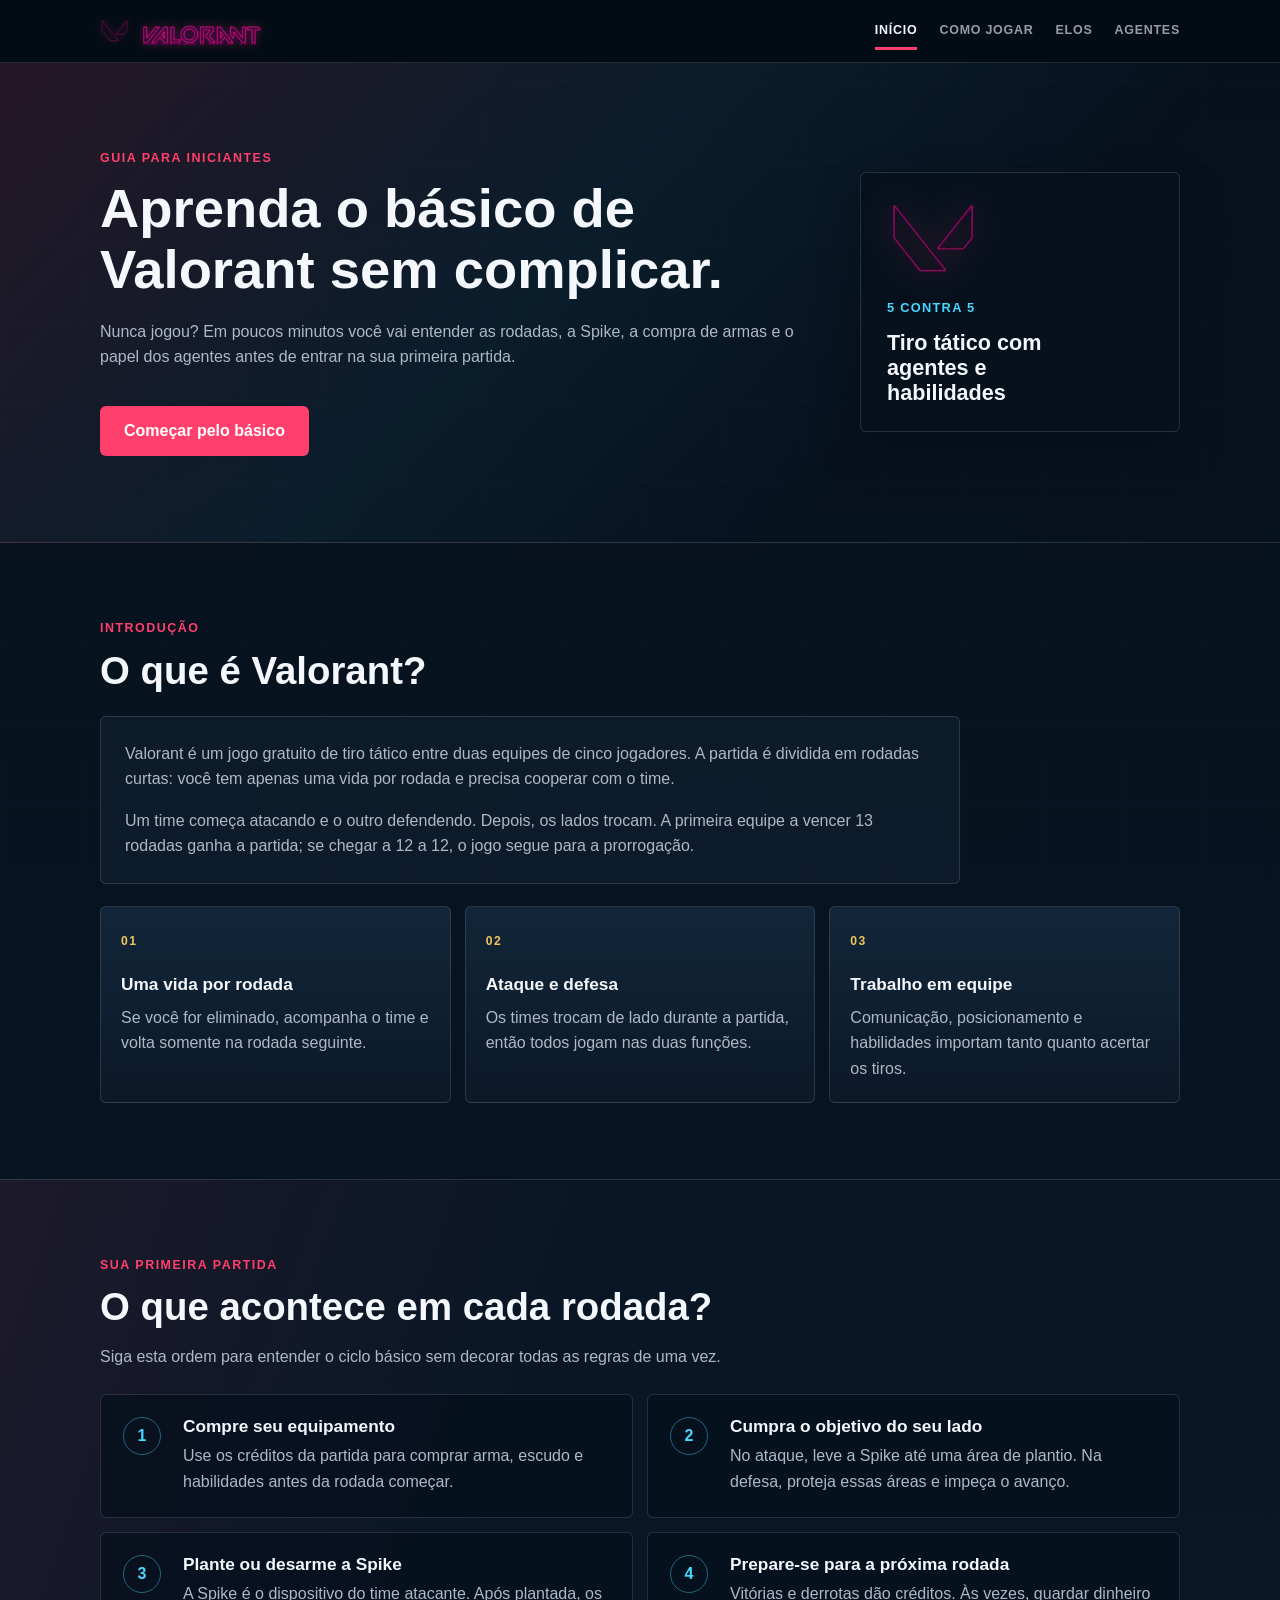
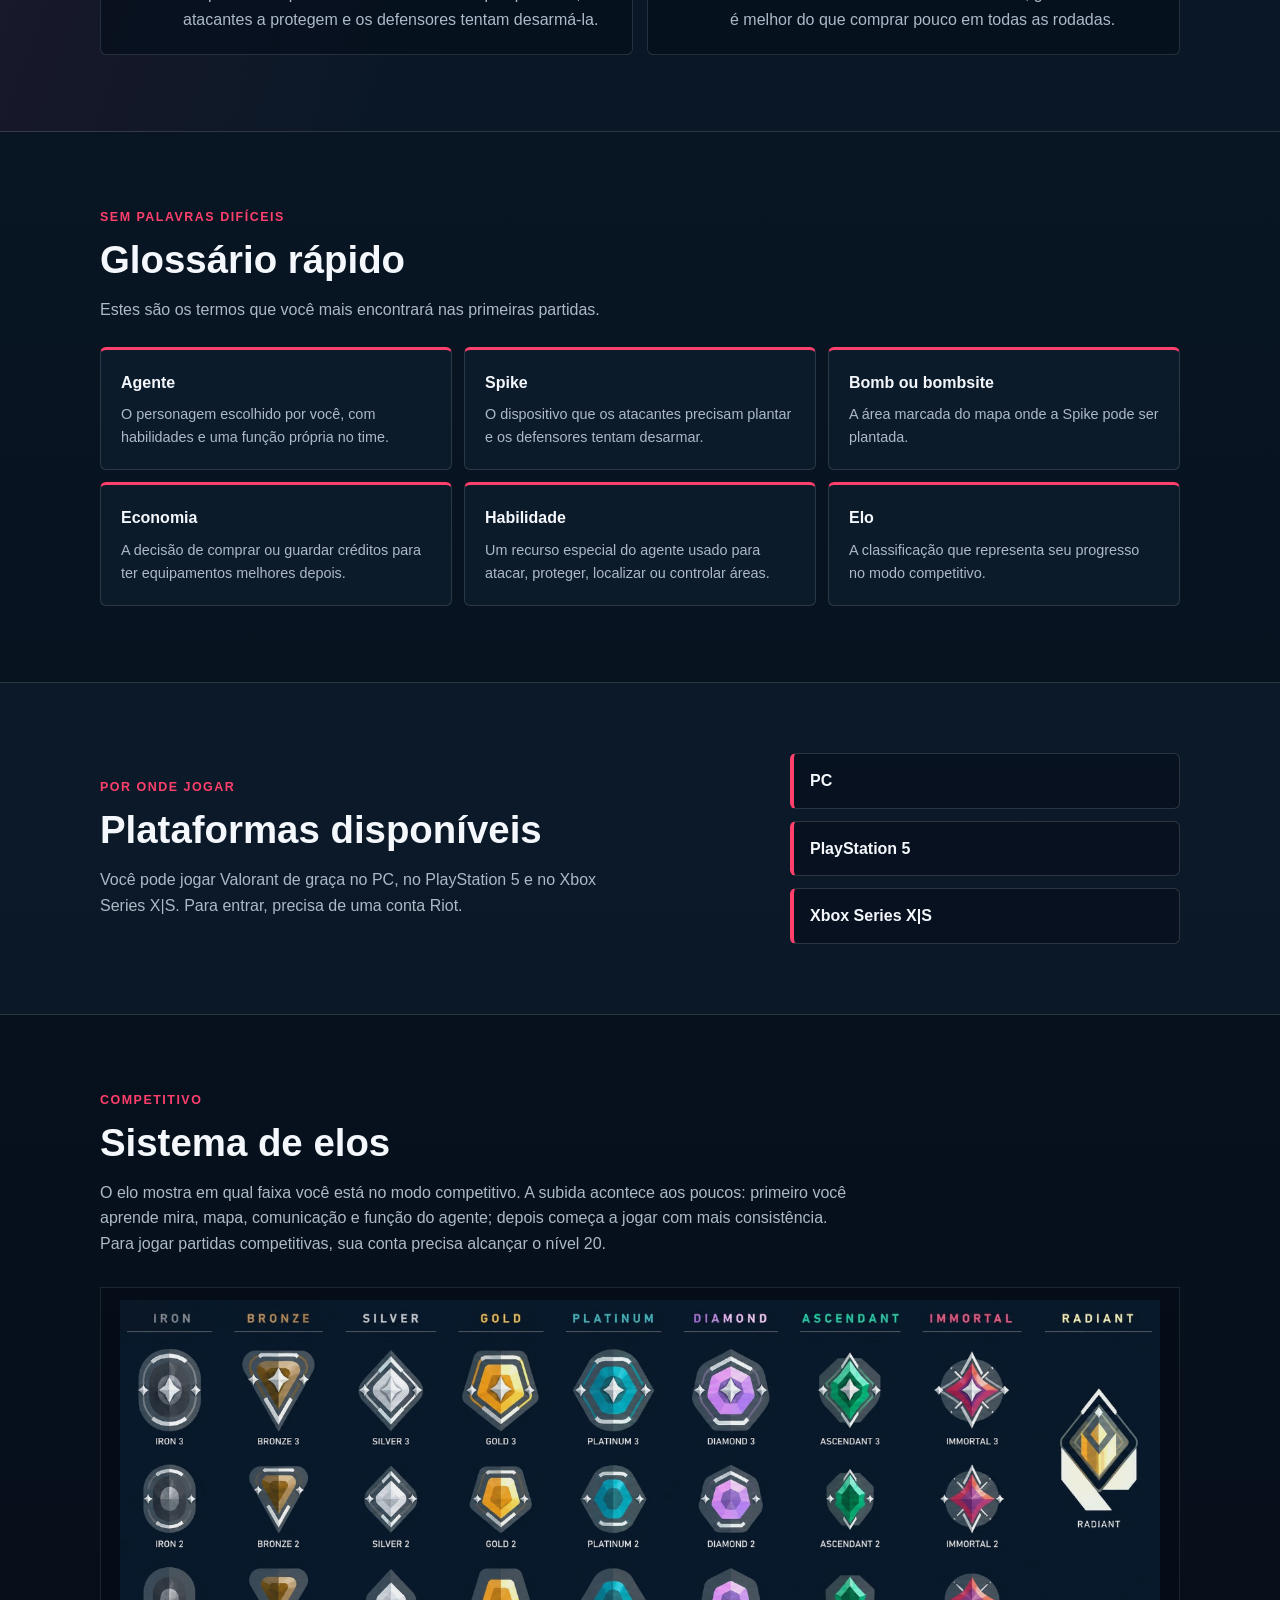
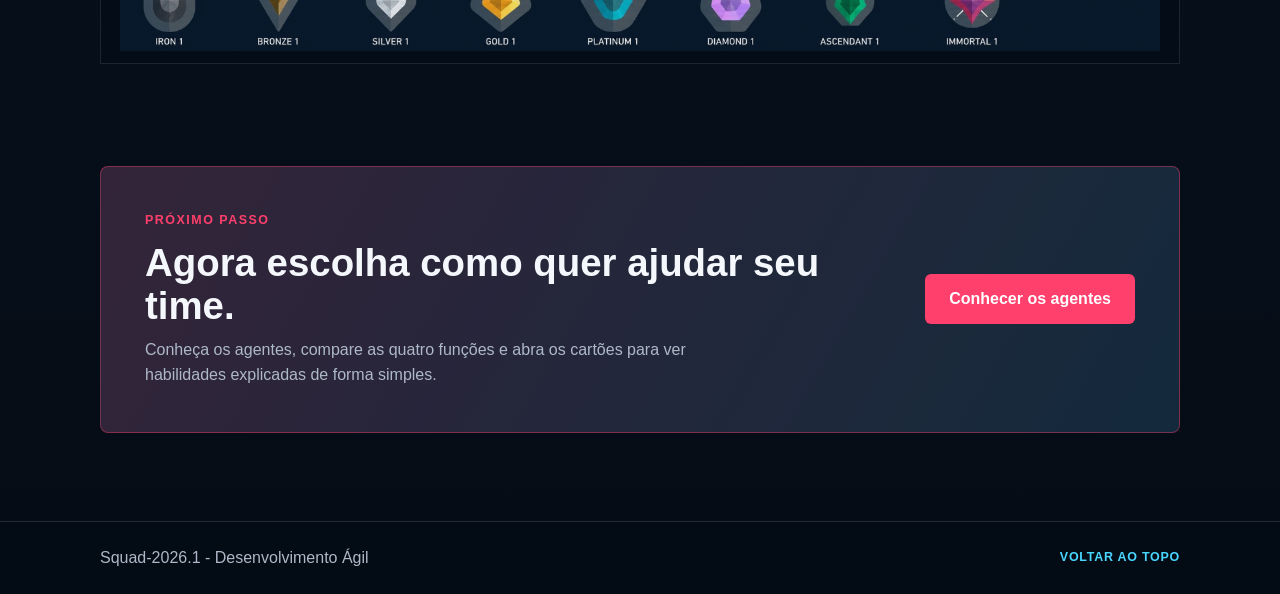
<file: index.html>
<!DOCTYPE html>
<html lang="pt-BR">

<head>
    <meta charset="UTF-8">
    <meta name="viewport" content="width=device-width, initial-scale=1.0">
    <title>Valorant | Início</title>
    <link rel="stylesheet" href="style.css?v=20260615-2">
</head>

<body>
    <!-- Cabeçalho -->
    <header class="site-header">
        <div class="container header-row">
            <a class="brand-logo" href="#inicio" aria-label="Valorant - início">
                <img class="brand-mark" src="assets/valorant-mark-transparent.png" alt="">
                <img class="brand-wordmark" src="assets/valorant-logo-transparent.png" alt="Valorant">
            </a>

            <nav class="nav-links" aria-label="Navegação principal">
                <a class="active" href="#inicio">Início</a>
                <a href="#primeira-partida">Como jogar</a>
                <a href="#elos">Elos</a>
                <a href="agentes.html">Agentes</a>
            </nav>
        </div>
    </header>

    <main>
        <!-- Início -->
        <section class="hero-section" id="inicio">
            <div class="container hero-grid">
                <div class="hero-copy">
                    <p class="eyebrow">Guia para iniciantes</p>
                    <h1>Aprenda o básico de Valorant sem complicar.</h1>
                    <p>
                        Nunca jogou? Em poucos minutos você vai entender as rodadas,
                        a Spike, a compra de armas e o papel dos agentes antes de
                        entrar na sua primeira partida.
                    </p>
                    <a href="#primeira-partida" class="btn-agentes">
                        Começar pelo básico
                    </a>
                </div>

                <div class="hero-card" aria-label="Resumo rápido">
                    <img src="assets/valorant-mark-transparent.png" alt="">
                    <p>5 contra 5</p>
                    <strong>Tiro tático com agentes e habilidades</strong>
                </div>
            </div>
        </section>

        <!-- Introdução ao jogo -->
        <section class="container intro-section" aria-labelledby="intro-title">
            <div class="section-heading">
                <p class="eyebrow">Introdução</p>
                <h2 id="intro-title">O que é Valorant?</h2>
            </div>

            <div class="text-panel">
                <p>
                    Valorant é um jogo gratuito de tiro tático entre duas equipes de
                    cinco jogadores. A partida é dividida em rodadas curtas: você tem
                    apenas uma vida por rodada e precisa cooperar com o time.
                </p>
                <p>
                    Um time começa atacando e o outro defendendo. Depois, os lados
                    trocam. A primeira equipe a vencer 13 rodadas ganha a partida;
                    se chegar a 12 a 12, o jogo segue para a prorrogação.
                </p>
            </div>

            <div class="basics-grid" aria-label="Básicos de uma partida">
                <article>
                    <span>01</span>
                    <h3>Uma vida por rodada</h3>
                    <p>Se você for eliminado, acompanha o time e volta somente na rodada seguinte.</p>
                </article>

                <article>
                    <span>02</span>
                    <h3>Ataque e defesa</h3>
                    <p>Os times trocam de lado durante a partida, então todos jogam nas duas funções.</p>
                </article>

                <article>
                    <span>03</span>
                    <h3>Trabalho em equipe</h3>
                    <p>Comunicação, posicionamento e habilidades importam tanto quanto acertar os tiros.</p>
                </article>
            </div>
        </section>

        <!-- Primeira partida -->
        <section class="learning-band" id="primeira-partida" aria-labelledby="match-title">
            <div class="container">
                <div class="section-heading">
                    <p class="eyebrow">Sua primeira partida</p>
                    <h2 id="match-title">O que acontece em cada rodada?</h2>
                    <p>Siga esta ordem para entender o ciclo básico sem decorar todas as regras de uma vez.</p>
                </div>

                <ol class="match-steps">
                    <li>
                        <span>1</span>
                        <div>
                            <h3>Compre seu equipamento</h3>
                            <p>Use os créditos da partida para comprar arma, escudo e habilidades antes da rodada começar.</p>
                        </div>
                    </li>
                    <li>
                        <span>2</span>
                        <div>
                            <h3>Cumpra o objetivo do seu lado</h3>
                            <p>No ataque, leve a Spike até uma área de plantio. Na defesa, proteja essas áreas e impeça o avanço.</p>
                        </div>
                    </li>
                    <li>
                        <span>3</span>
                        <div>
                            <h3>Plante ou desarme a Spike</h3>
                            <p>A Spike é o dispositivo do time atacante. Após plantada, os atacantes a protegem e os defensores tentam desarmá-la.</p>
                        </div>
                    </li>
                    <li>
                        <span>4</span>
                        <div>
                            <h3>Prepare-se para a próxima rodada</h3>
                            <p>Vitórias e derrotas dão créditos. Às vezes, guardar dinheiro é melhor do que comprar pouco em todas as rodadas.</p>
                        </div>
                    </li>
                </ol>
            </div>
        </section>

        <!-- Conceitos essenciais -->
        <section class="container glossary-section" aria-labelledby="glossary-title">
            <div class="section-heading">
                <p class="eyebrow">Sem palavras difíceis</p>
                <h2 id="glossary-title">Glossário rápido</h2>
                <p>Estes são os termos que você mais encontrará nas primeiras partidas.</p>
            </div>

            <dl class="glossary-grid">
                <div>
                    <dt>Agente</dt>
                    <dd>O personagem escolhido por você, com habilidades e uma função própria no time.</dd>
                </div>
                <div>
                    <dt>Spike</dt>
                    <dd>O dispositivo que os atacantes precisam plantar e os defensores tentam desarmar.</dd>
                </div>
                <div>
                    <dt>Bomb ou bombsite</dt>
                    <dd>A área marcada do mapa onde a Spike pode ser plantada.</dd>
                </div>
                <div>
                    <dt>Economia</dt>
                    <dd>A decisão de comprar ou guardar créditos para ter equipamentos melhores depois.</dd>
                </div>
                <div>
                    <dt>Habilidade</dt>
                    <dd>Um recurso especial do agente usado para atacar, proteger, localizar ou controlar áreas.</dd>
                </div>
                <div>
                    <dt>Elo</dt>
                    <dd>A classificação que representa seu progresso no modo competitivo.</dd>
                </div>
            </dl>
        </section>

        <!-- Plataformas -->
        <section class="platform-band" id="plataformas">
            <div class="container platform-grid">
                <div>
                    <p class="eyebrow">Por onde jogar</p>
                    <h2>Plataformas disponíveis</h2>
                    <p>
                        Você pode jogar Valorant de graça no PC, no PlayStation 5 e
                        no Xbox Series X|S. Para entrar, precisa de uma conta Riot.
                    </p>
                </div>

                <ul class="platform-list" aria-label="Lista de plataformas">
                    <li>PC</li>
                    <li>PlayStation 5</li>
                    <li>Xbox Series X|S</li>
                </ul>
            </div>
        </section>

        <!-- Sistema de elos -->
        <section class="container ranks-section" id="elos">
            <div class="section-heading">
                <p class="eyebrow">Competitivo</p>
                <h2>Sistema de elos</h2>
                <p>
                    O elo mostra em qual faixa você está no modo competitivo. A subida
                    acontece aos poucos: primeiro você aprende mira, mapa, comunicação
                    e função do agente; depois começa a jogar com mais consistência.
                    Para jogar partidas competitivas, sua conta precisa alcançar o nível 20.
                </p>
            </div>

            <figure class="rank-showcase">
                <img src="assets/elos.jpeg"
                    alt="Ícones dos elos de Valorant, de Ferro até Radiante">
            </figure>

        </section>

        <!-- Próximo passo -->
        <section class="next-step">
            <div class="container next-step-card">
                <div>
                    <p class="eyebrow">Próximo passo</p>
                    <h2>Agora escolha como quer ajudar seu time.</h2>
                    <p>
                        Conheça os agentes, compare as quatro funções e abra os cartões
                        para ver habilidades explicadas de forma simples.
                    </p>
                </div>
                <a href="agentes.html" class="btn-agentes">Conhecer os agentes</a>
            </div>
        </section>
    </main>

    <footer class="site-footer">
        <div class="container footer-row">
            <p>Squad-2026.1 - Desenvolvimento Ágil</p>
            <a href="#inicio">Voltar ao topo</a>
        </div>
    </footer>
</body>

</html>
</file>
<file: style.css>
:root {
    /* Variáveis de cor usadas no site inteiro. */
    --bg: #07111d;
    --bg-soft: #0c1a2a;
    --panel: #101f30;
    --panel-light: #14283c;
    --text: #f4f7fb;
    --muted: #aeb9c7;
    --line: rgba(255, 255, 255, 0.13);
    --accent: #ff3f6c;
    --accent-dark: #c91f48;
    --cyan: #49d6ff;
    --gold: #f0c65a;
}

* {
    box-sizing: border-box;
}

html {
    scroll-behavior: smooth;
}

body {
    min-height: 100vh;
    margin: 0;
    background:
        linear-gradient(180deg, #07111d 0%, #081523 45%, #050c16 100%),
        #07111d;
    color: var(--text);
    font-family: Bahnschrift, "Trebuchet MS", "Segoe UI", sans-serif;
    line-height: 1.6;
}

body::before {
    /* Desenha as linhas finas do fundo. */
    position: fixed;
    inset: 0;
    z-index: -1;
    pointer-events: none;
    content: "";
    background-image:
        linear-gradient(rgba(255, 255, 255, 0.035) 1px, transparent 1px),
        linear-gradient(90deg, rgba(255, 255, 255, 0.025) 1px, transparent 1px);
    background-size: 80px 80px;
    opacity: 0.55;
}

img {
    display: block;
    max-width: 100%;
}

a {
    color: inherit;
}

.container {
    width: min(1080px, calc(100% - 32px));
    margin: 0 auto;
}

.site-header {
    /* Mantém o cabeçalho preso no topo ao rolar a página. */
    position: sticky;
    top: 0;
    z-index: 20;
    border-bottom: 1px solid var(--line);
    background: rgba(4, 12, 22, 0.94);
    backdrop-filter: blur(14px);
}

.header-row {
    display: flex;
    min-height: 62px;
    align-items: center;
    justify-content: space-between;
    gap: 22px;
}

.brand-logo {
    /* Junta o símbolo com o nome do Valorant. */
    display: inline-flex;
    align-items: center;
    gap: 7px;
    text-decoration: none;
    outline-offset: 8px;
}

.brand-mark {
    width: 29px;
    height: 29px;
    object-fit: contain;
    filter: drop-shadow(0 0 5px rgba(255, 63, 108, 0.32));
}

.brand-wordmark {
    width: 136px;
    height: auto;
    filter: brightness(1.32) saturate(1.14) drop-shadow(0 0 5px rgba(255, 63, 108, 0.24));
}

.nav-links {
    display: flex;
    align-items: stretch;
    gap: 22px;
}

.nav-links a {
    position: relative;
    display: inline-flex;
    min-height: 62px;
    align-items: center;
    color: rgba(244, 247, 251, 0.62);
    font-size: 0.78rem;
    font-weight: 800;
    letter-spacing: 0.06em;
    text-decoration: none;
    text-transform: uppercase;
}

.nav-links a::after {
    position: absolute;
    right: 0;
    bottom: 12px;
    left: 0;
    height: 3px;
    content: "";
    background: var(--accent);
    transform: scaleX(0);
    transform-origin: left;
    transition: transform 160ms ease;
}

.nav-links a:hover,
.nav-links a:focus-visible,
.nav-links a.active {
    color: var(--text);
}

.nav-links a:hover::after,
.nav-links a:focus-visible::after,
.nav-links a.active::after {
    transform: scaleX(1);
}

.hero-section {
    border-bottom: 1px solid var(--line);
    background: linear-gradient(135deg, rgba(255, 63, 108, 0.12), rgba(73, 214, 255, 0.06) 42%, transparent 72%);
}

.hero-grid {
    /* Divide a primeira seção em duas colunas. */
    display: grid;
    grid-template-columns: minmax(0, 1fr) minmax(230px, 320px);
    gap: clamp(24px, 5vw, 58px);
    align-items: center;
    padding: clamp(50px, 8vw, 86px) 0;
}

.eyebrow {
    margin: 0 0 10px;
    color: var(--accent);
    font-size: 0.78rem;
    font-weight: 900;
    letter-spacing: 0.12em;
    text-transform: uppercase;
}

h1,
h2,
h3,
p {
    margin-top: 0;
}

h1,
h2,
h3 {
    line-height: 1.12;
}

h1 {
    max-width: 760px;
    margin-bottom: 18px;
    font-size: clamp(2rem, 5vw, 3.4rem);
    font-weight: 900;
}

h2 {
    margin-bottom: 16px;
    font-size: clamp(1.55rem, 3.5vw, 2.4rem);
}

h3 {
    margin-bottom: 10px;
    font-size: 1.08rem;
}

p {
    color: var(--muted);
}

.hero-copy p:last-child {
    max-width: 62ch;
    margin-bottom: 0;
    font-size: 1.05rem;
}

.hero-card {
    display: grid;
    gap: 12px;
    padding: 26px;
    border: 1px solid var(--line);
    border-radius: 6px;
    background: rgba(7, 17, 29, 0.72);
    box-shadow: 0 20px 45px rgba(0, 0, 0, 0.26);
}

.hero-card img {
    width: 92px;
    filter: drop-shadow(0 0 18px rgba(255, 63, 108, 0.42));
}

.hero-card p {
    margin: 8px 0 0;
    color: var(--cyan);
    font-size: 0.8rem;
    font-weight: 900;
    letter-spacing: 0.1em;
    text-transform: uppercase;
}

.hero-card strong {
    max-width: 18ch;
    font-size: 1.35rem;
    line-height: 1.16;
}

.intro-section,
.ranks-section,
.glossary-section {
    padding: clamp(48px, 7vw, 76px) 0;
}

.section-heading {
    max-width: 760px;
    margin-bottom: 24px;
}

.section-heading p:last-child {
    margin-bottom: 0;
}

.text-panel {
    /* Deixa textos maiores dentro de uma caixa. */
    max-width: 860px;
    margin-bottom: 22px;
    padding: 24px;
    border: 1px solid var(--line);
    border-radius: 6px;
    background: rgba(16, 31, 48, 0.72);
}

.text-panel p:last-child {
    margin-bottom: 0;
}

.basics-grid {
    /* Organiza os três cards do básico. */
    display: grid;
    grid-template-columns: repeat(3, minmax(0, 1fr));
    gap: 14px;
}

.basics-grid article {
    min-height: 178px;
    padding: 20px;
    border: 1px solid var(--line);
    border-radius: 6px;
    background: linear-gradient(180deg, rgba(20, 40, 60, 0.9), rgba(12, 26, 42, 0.86));
}

.basics-grid span {
    display: inline-flex;
    margin-bottom: 24px;
    color: var(--gold);
    font-size: 0.76rem;
    font-weight: 900;
    letter-spacing: 0.12em;
}

.basics-grid p {
    margin-bottom: 0;
}

.learning-band {
    padding: clamp(48px, 7vw, 76px) 0;
    border-block: 1px solid var(--line);
    background:
        linear-gradient(110deg, rgba(255, 63, 108, 0.08), transparent 42%),
        rgba(12, 26, 42, 0.56);
}

.match-steps {
    display: grid;
    grid-template-columns: repeat(2, minmax(0, 1fr));
    gap: 14px;
    margin: 0;
    padding: 0;
    list-style: none;
}

.match-steps li {
    display: grid;
    grid-template-columns: 44px 1fr;
    gap: 16px;
    padding: 22px;
    border: 1px solid var(--line);
    border-radius: 6px;
    background: rgba(7, 17, 29, 0.76);
}

.match-steps span {
    display: grid;
    width: 38px;
    height: 38px;
    place-items: center;
    border: 1px solid rgba(73, 214, 255, 0.42);
    border-radius: 50%;
    color: var(--cyan);
    font-weight: 900;
}

.match-steps h3 {
    margin-bottom: 7px;
}

.match-steps p {
    margin-bottom: 0;
}

.glossary-grid {
    display: grid;
    grid-template-columns: repeat(3, minmax(0, 1fr));
    gap: 12px;
    margin: 0;
}

.glossary-grid div {
    padding: 20px;
    border: 1px solid var(--line);
    border-top: 3px solid var(--accent);
    border-radius: 6px;
    background: rgba(16, 31, 48, 0.68);
}

.glossary-grid dt {
    margin-bottom: 8px;
    color: var(--text);
    font-weight: 900;
}

.glossary-grid dd {
    margin: 0;
    color: var(--muted);
    font-size: 0.9rem;
}

.platform-band {
    border-block: 1px solid var(--line);
    background: rgba(16, 31, 48, 0.6);
}

.platform-grid {
    /* Coloca texto e lista de plataformas lado a lado. */
    display: grid;
    grid-template-columns: minmax(0, 1fr) minmax(260px, 390px);
    gap: clamp(24px, 5vw, 52px);
    align-items: center;
    padding: clamp(42px, 7vw, 70px) 0;
}

.platform-grid p:last-child {
    max-width: 60ch;
    margin-bottom: 0;
}

.platform-list {
    display: grid;
    gap: 12px;
    margin: 0;
    padding: 0;
    list-style: none;
}

.platform-list li {
    padding: 14px 16px;
    border: 1px solid rgba(255, 255, 255, 0.15);
    border-left: 4px solid var(--accent);
    border-radius: 6px;
    background: rgba(7, 17, 29, 0.75);
    color: var(--text);
    font-weight: 900;
}

.rank-showcase {
    /* Espaço da imagem dos elos. */
    margin: 30px 0 26px;
    padding: 12px;
    border: 1px solid rgba(255, 255, 255, 0.10);
    background: rgba(4, 12, 22, 0.52);
}

.rank-showcase img {
    width: min(100%, 1040px);
    margin: 0 auto;
    opacity: 0.93;
    mix-blend-mode: screen;
    filter: contrast(1.04) drop-shadow(0 18px 28px rgba(0, 0, 0, 0.28));
}

.next-step {
    padding: 0 0 clamp(52px, 8vw, 88px);
}

.next-step-card {
    display: grid;
    grid-template-columns: minmax(0, 1fr) auto;
    gap: 32px;
    align-items: center;
    padding: clamp(26px, 5vw, 44px);
    border: 1px solid rgba(255, 63, 108, 0.4);
    border-radius: 8px;
    background:
        linear-gradient(120deg, rgba(255, 63, 108, 0.15), rgba(73, 214, 255, 0.06)),
        var(--panel);
}

.next-step-card h2 {
    margin-bottom: 10px;
}

.next-step-card p:last-child {
    max-width: 62ch;
    margin-bottom: 0;
}

.next-step-card .btn-agentes {
    margin-top: 0;
    white-space: nowrap;
}

.site-footer {
    border-top: 1px solid var(--line);
    background: rgba(4, 12, 22, 0.9);
}

.footer-row {
    display: flex;
    min-height: 72px;
    align-items: center;
    justify-content: space-between;
    gap: 16px;
}

.site-footer p {
    margin: 0;
}

.site-footer a {
    color: var(--cyan);
    font-size: 0.78rem;
    font-weight: 900;
    letter-spacing: 0.06em;
    text-decoration: none;
    text-transform: uppercase;
}

.site-footer a:hover,
.site-footer a:focus-visible {
    color: var(--text);
}

@media (max-width: 860px) {

    /* Em telas menores, as colunas viram uma embaixo da outra. */
    .hero-grid,
    .platform-grid {
        grid-template-columns: 1fr;
    }

    .hero-card {
        grid-template-columns: 86px 1fr;
        align-items: center;
    }

    .hero-card p {
        margin-top: 0;
    }

    .basics-grid {
        grid-template-columns: 1fr;
    }

    .match-steps,
    .glossary-grid {
        grid-template-columns: 1fr 1fr;
    }

    .next-step-card {
        grid-template-columns: 1fr;
    }

    .next-step-card .btn-agentes {
        justify-self: start;
    }

}

@media (max-width: 640px) {

    /* Ajustes para telas bem pequenas. */
    .container {
        width: min(100% - 24px, 1080px);
    }

    .header-row {
        min-height: 58px;
        gap: 12px;
    }

    .brand-mark {
        width: 27px;
        height: 27px;
    }

    .brand-wordmark {
        width: 110px;
    }

    .nav-links {
        gap: 12px;
    }

    .nav-links a[href="#primeira-partida"],
    .nav-links a[href="#elos"] {
        display: none;
    }

    .nav-links a {
        min-height: 58px;
        font-size: 0.68rem;
        letter-spacing: 0.02em;
    }

    h1 {
        font-size: clamp(1.85rem, 9.5vw, 2.55rem);
    }

    .hero-grid {
        padding: 42px 0;
    }

    .hero-card {
        grid-template-columns: 1fr;
        padding: 20px;
    }

    .hero-card img {
        width: 64px;
    }

    .hero-card strong {
        max-width: none;
        font-size: 1.14rem;
    }

    .text-panel,
    .basics-grid article {
        padding: 18px;
    }

    .match-steps,
    .glossary-grid {
        grid-template-columns: 1fr;
    }

    .match-steps li {
        grid-template-columns: 36px 1fr;
        padding: 18px;
    }

    .match-steps span {
        width: 32px;
        height: 32px;
    }

    .footer-row {
        align-items: flex-start;
        flex-direction: column;
        padding: 18px 0;
    }
}

/* ── Página de Agentes ── */

.agents-hero {
    border-bottom: 1px solid var(--line);
    background: linear-gradient(135deg, rgba(73, 214, 255, 0.10), rgba(255, 63, 108, 0.07) 50%, transparent 72%);
    padding: clamp(48px, 7vw, 80px) 0;
}

.agents-hero h1 {
    margin-bottom: 12px;
}

.agents-hero p {
    max-width: 56ch;
    font-size: 1.05rem;
    margin-bottom: 0;
}

.role-filter {
    display: flex;
    gap: 10px;
    flex-wrap: wrap;
    margin-top: 28px;
}

.role-btn {
    display: inline-flex;
    align-items: center;
    gap: 8px;
    padding: 8px 18px;
    border: 1px solid var(--line);
    border-radius: 4px;
    background: rgba(16, 31, 48, 0.72);
    color: var(--muted);
    font-family: inherit;
    font-size: 0.78rem;
    font-weight: 900;
    letter-spacing: 0.08em;
    text-transform: uppercase;
    cursor: pointer;
    transition: border-color 140ms, color 140ms, background 140ms;
}

.role-btn:hover {
    border-color: rgba(255, 255, 255, 0.3);
    color: var(--text);
}

.role-btn.active {
    border-color: var(--accent);
    background: rgba(255, 63, 108, 0.14);
    color: var(--text);
}

.role-btn .role-dot {
    width: 8px;
    height: 8px;
    border-radius: 50%;
    flex-shrink: 0;
}

.agents-page {
    padding: clamp(48px, 7vw, 76px) 0;
    display: flex;
    flex-direction: column;
    gap: clamp(48px, 7vw, 72px);
}

.role-section {
    transition: opacity 240ms ease;
}

.role-section.hidden {
    display: none;
}

.role-header {
    display: flex;
    align-items: flex-end;
    justify-content: space-between;
    gap: 16px;
    margin-bottom: 22px;
    padding-bottom: 18px;
    border-bottom: 1px solid var(--line);
}

.role-title-group {
    display: flex;
    flex-direction: column;
    gap: 4px;
}

.role-label {
    display: inline-flex;
    align-items: center;
    gap: 8px;
    margin: 0 0 6px;
    color: var(--accent);
    font-size: 0.78rem;
    font-weight: 900;
    letter-spacing: 0.12em;
    text-transform: uppercase;
}

.role-label .role-dot {
    width: 8px;
    height: 8px;
    border-radius: 50%;
}

.role-header h2 {
    margin: 0;
}

.role-desc {
    max-width: 52ch;
    margin: 0;
    font-size: 0.9rem;
}

.scroll-hint {
    display: flex;
    align-items: center;
    gap: 8px;
    color: var(--muted);
    font-size: 0.72rem;
    font-weight: 900;
    letter-spacing: 0.08em;
    text-transform: uppercase;
    white-space: nowrap;
    flex-shrink: 0;
}

.scroll-hint svg {
    opacity: 0.5;
}

.agents-track-wrapper {
    position: relative;
}

.track-controls {
    position: absolute;
    z-index: 4;
    top: 82px;
    right: 8px;
    left: 8px;
    display: flex;
    justify-content: space-between;
    pointer-events: none;
}

.track-button {
    display: grid;
    width: 40px;
    height: 40px;
    padding: 0 0 3px;
    place-items: center;
    border: 1px solid rgba(255, 255, 255, 0.24);
    border-radius: 50%;
    background: rgba(8, 21, 35, 0.9);
    box-shadow: 0 8px 24px rgba(0, 0, 0, 0.38);
    color: var(--text);
    cursor: pointer;
    font: 700 1.65rem/1 Bahnschrift, "Trebuchet MS", sans-serif;
    pointer-events: auto;
    transition: background 160ms, border-color 160ms, transform 160ms;
}

.track-button:hover,
.track-button:focus-visible {
    border-color: var(--accent);
    background: var(--accent);
    transform: scale(1.06);
    outline: none;
}

.agents-track {
    display: flex;
    gap: 14px;
    overflow-x: auto;
    scroll-snap-type: x mandatory;
    -webkit-overflow-scrolling: touch;
    padding-bottom: 12px;
    cursor: grab;
    user-select: none;
}

.agents-track:active {
    cursor: grabbing;
}

.agents-track::-webkit-scrollbar {
    height: 4px;
}

.agents-track::-webkit-scrollbar-track {
    background: var(--panel);
    border-radius: 2px;
}

.agents-track::-webkit-scrollbar-thumb {
    background: rgba(255, 255, 255, 0.15);
    border-radius: 2px;
}

/* ── Card de agente ── */
.agent-card {
    flex: 0 0 178px;
    scroll-snap-align: start;
    border: 1px solid var(--line);
    border-radius: 6px;
    background: linear-gradient(180deg, rgba(20, 40, 60, 0.9), rgba(12, 26, 42, 0.86));
    cursor: pointer;
    transition: border-color 160ms, transform 160ms, box-shadow 160ms;
    overflow: hidden;
    position: relative;
}

.agent-card:hover {
    border-color: rgba(255, 255, 255, 0.28);
    transform: translateY(-4px);
    box-shadow: 0 18px 36px rgba(0, 0, 0, 0.36);
}

.agent-card:hover .agent-overlay-icon {
    opacity: 1;
}

.agent-photo {
    width: 100%;
    height: 200px;
    padding: 8px 8px 0;
    object-fit: contain;
    object-position: center bottom;
    display: block;
    background: rgba(12, 26, 42, 0.86);

    background-image:
        linear-gradient(135deg, rgba(255, 63, 108, 0.06) 0%, transparent 60%),
        linear-gradient(rgba(255, 255, 255, 0.035) 1px, transparent 1px),
        linear-gradient(90deg, rgba(255, 255, 255, 0.025) 1px, transparent 1px);
    background-size: 100% 100%, 20px 20px, 20px 20px;
    opacity: 0;
    transition: opacity 180ms ease;
}

.agent-photo.is-loaded {
    opacity: 1;
}

.agent-card[data-agent="astra"] .agent-photo {
    transform: scale(1.22);
    transform-origin: center bottom;
}

.agent-card[data-agent="raze"] .agent-photo {
    transform: scale(1.16);
    transform-origin: center bottom;
}

.agent-card[data-agent="tejo"] .agent-photo {
    transform: scale(1.12);
    transform-origin: center bottom;
}

.agent-card[data-agent="vyse"] .agent-photo {
    transform: scale(1.12);
    transform-origin: center bottom;
}

.agent-card[data-agent="waylay"] .agent-photo {
    transform: scale(1.55);
    transform-origin: center bottom;
}

.agent-card[data-agent="miks"] .agent-photo {
    transform: scale(1.34);
    transform-origin: center bottom;
}

.agent-card[data-agent="veto"] .agent-photo {
    transform: scale(1.38);
    transform-origin: center bottom;
}

.agent-photo-placeholder.image-unavailable::after {
    content: "Imagem indisponível";
}

.agent-photo-placeholder.image-unavailable svg {
    display: block;
}

.agent-photo-placeholder {
    width: 100%;
    height: 200px;
    display: flex;
    flex-direction: column;
    align-items: center;
    justify-content: center;
    gap: 8px;
    background: linear-gradient(180deg, rgba(20, 40, 60, 0.95), rgba(8, 21, 35, 0.95));
    color: rgba(255, 255, 255, 0.18);
    font-size: 0.7rem;
    font-weight: 900;
    letter-spacing: 0.1em;
    text-transform: uppercase;
}

.agent-photo-placeholder svg {
    opacity: 0.2;
}

.agent-overlay-icon {
    position: absolute;
    top: 10px;
    right: 10px;
    width: 28px;
    height: 28px;
    border-radius: 50%;
    background: rgba(255, 63, 108, 0.85);
    display: flex;
    align-items: center;
    justify-content: center;
    opacity: 0;
    transition: opacity 160ms;
}

.agent-info {
    padding: 14px 14px 16px;
}

.agent-name {
    margin: 0 0 4px;
    font-size: 1rem;
    font-weight: 900;
    color: var(--text);
    line-height: 1.1;
}

.agent-real-name {
    margin: 0;
    font-size: 0.74rem;
    color: var(--muted);
}

.modal-backdrop {
    position: fixed;
    inset: 0;
    z-index: 100;
    background: rgba(4, 12, 22, 0.82);
    backdrop-filter: blur(12px);
    display: flex;
    align-items: center;
    justify-content: center;
    padding: 24px;
    opacity: 0;
    pointer-events: none;
    transition: opacity 220ms ease;
}

.modal-backdrop.open {
    opacity: 1;
    pointer-events: all;
}

.modal {
    position: relative;
    width: min(820px, 100%);
    max-height: 88vh;
    border: 1px solid var(--line);
    border-radius: 8px;
    background: linear-gradient(160deg, rgba(16, 31, 48, 0.98), rgba(8, 19, 32, 0.98));
    box-shadow: 0 32px 80px rgba(0, 0, 0, 0.6);
    display: grid;
    grid-template-columns: 280px 1fr;
    overflow: hidden;
    transform: translateY(18px) scale(0.97);
    transition: transform 220ms ease;
}

.modal-backdrop.open .modal {
    transform: none;
}

.modal-photo-col {
    position: relative;
    background: linear-gradient(180deg, rgba(20, 40, 60, 0.95), rgba(8, 21, 35, 0.95));
    overflow: hidden;
}

.modal-photo {
    width: 100%;
    height: 100%;
    min-height: 360px;
    object-fit: cover;
    object-position: top center;
    display: block;
}

.modal-photo-placeholder {
    width: 100%;
    min-height: 360px;
    display: flex;
    flex-direction: column;
    align-items: center;
    justify-content: center;
    gap: 10px;
    color: rgba(255, 255, 255, 0.15);
    font-size: 0.7rem;
    font-weight: 900;
    letter-spacing: 0.1em;
    text-transform: uppercase;
}

.modal-role-badge {
    position: absolute;
    bottom: 16px;
    left: 16px;
    display: inline-flex;
    align-items: center;
    gap: 6px;
    padding: 5px 12px;
    border-radius: 4px;
    background: rgba(4, 12, 22, 0.82);
    border: 1px solid var(--line);
    font-size: 0.72rem;
    font-weight: 900;
    letter-spacing: 0.1em;
    text-transform: uppercase;
    color: var(--text);
}

.modal-content {
    padding: 28px 28px 28px;
    overflow-y: auto;
    display: flex;
    flex-direction: column;
    gap: 20px;
}

.modal-header {
    padding-right: 36px;
}

.modal-eyebrow {
    margin: 0 0 6px;
    color: var(--accent);
    font-size: 0.72rem;
    font-weight: 900;
    letter-spacing: 0.12em;
    text-transform: uppercase;
}

.modal-name {
    margin: 0 0 2px;
    font-size: clamp(1.6rem, 4vw, 2.1rem);
    font-weight: 900;
    line-height: 1.05;
}

.modal-real-name {
    margin: 0;
    color: var(--muted);
    font-size: 0.9rem;
}

.modal-divider {
    height: 1px;
    background: var(--line);
    border: none;
    margin: 0;
}

.modal-bio {
    margin: 0;
    font-size: 0.95rem;
    line-height: 1.65;
    color: var(--muted);
}

.abilities-label {
    margin: 0 0 12px;
    font-size: 0.72rem;
    font-weight: 900;
    letter-spacing: 0.12em;
    text-transform: uppercase;
    color: var(--text);
}

.abilities-grid {
    display: grid;
    grid-template-columns: 1fr 1fr;
    gap: 10px;
}

.ability-item {
    padding: 12px 14px;
    border: 1px solid var(--line);
    border-radius: 6px;
    background: rgba(7, 17, 29, 0.72);
}

.ability-key {
    display: inline-block;
    margin-bottom: 6px;
    padding: 2px 7px;
    border-radius: 3px;
    background: rgba(255, 255, 255, 0.08);
    color: var(--cyan);
    font-size: 0.68rem;
    font-weight: 900;
    letter-spacing: 0.1em;
}

.ability-name {
    margin: 0 0 4px;
    font-size: 0.86rem;
    font-weight: 900;
    color: var(--text);
}

.ability-desc {
    margin: 0;
    font-size: 0.78rem;
    color: var(--muted);
    line-height: 1.5;
}

.modal-close {
    position: absolute;
    top: 14px;
    right: 14px;
    width: 34px;
    height: 34px;
    border: 1px solid var(--line);
    border-radius: 4px;
    background: rgba(7, 17, 29, 0.72);
    color: var(--muted);
    font-size: 1.2rem;
    line-height: 1;
    cursor: pointer;
    display: flex;
    align-items: center;
    justify-content: center;
    transition: color 140ms, border-color 140ms;
}

.modal-close:hover {
    color: var(--text);
    border-color: rgba(255, 255, 255, 0.3);
}

/* ── Cores por função ── */
[data-role="duelista"] .role-label,
[data-role="duelista"] .role-btn {
    --role-color: #ff3f6c;
}

[data-role="iniciador"] .role-label,
[data-role="iniciador"] .role-btn {
    --role-color: #49d6ff;
}

[data-role="controlador"] .role-label,
[data-role="controlador"] .role-btn {
    --role-color: #a78bfa;
}

[data-role="sentinela"] .role-label,
[data-role="sentinela"] .role-btn {
    --role-color: #f0c65a;
}

.dot-duelista {
    background: #ff3f6c;
}

.dot-iniciador {
    background: #49d6ff;
}

.dot-controlador {
    background: #a78bfa;
}

.dot-sentinela {
    background: #f0c65a;
}

@media (max-width: 680px) {
    .modal {
        grid-template-columns: 1fr;
    }

    .modal-photo-col {
        height: 220px;
    }

    .modal-photo {
        min-height: 220px;
        height: 220px;
    }

    .modal-photo-placeholder {
        min-height: 220px;
    }

    .role-header {
        flex-direction: column;
        align-items: flex-start;
    }

    .abilities-grid {
        grid-template-columns: 1fr;
    }
}

.btn-agentes {
    display: inline-block;
    margin-top: 20px;
    padding: 12px 24px;
    background: var(--accent);
    color: white;
    text-decoration: none;
    font-weight: 900;
    border-radius: 6px;
    transition: 0.2s;
}

.btn-agentes:hover {
    background: var(--accent-dark);
    transform: translateY(-2px);
}
</file>
